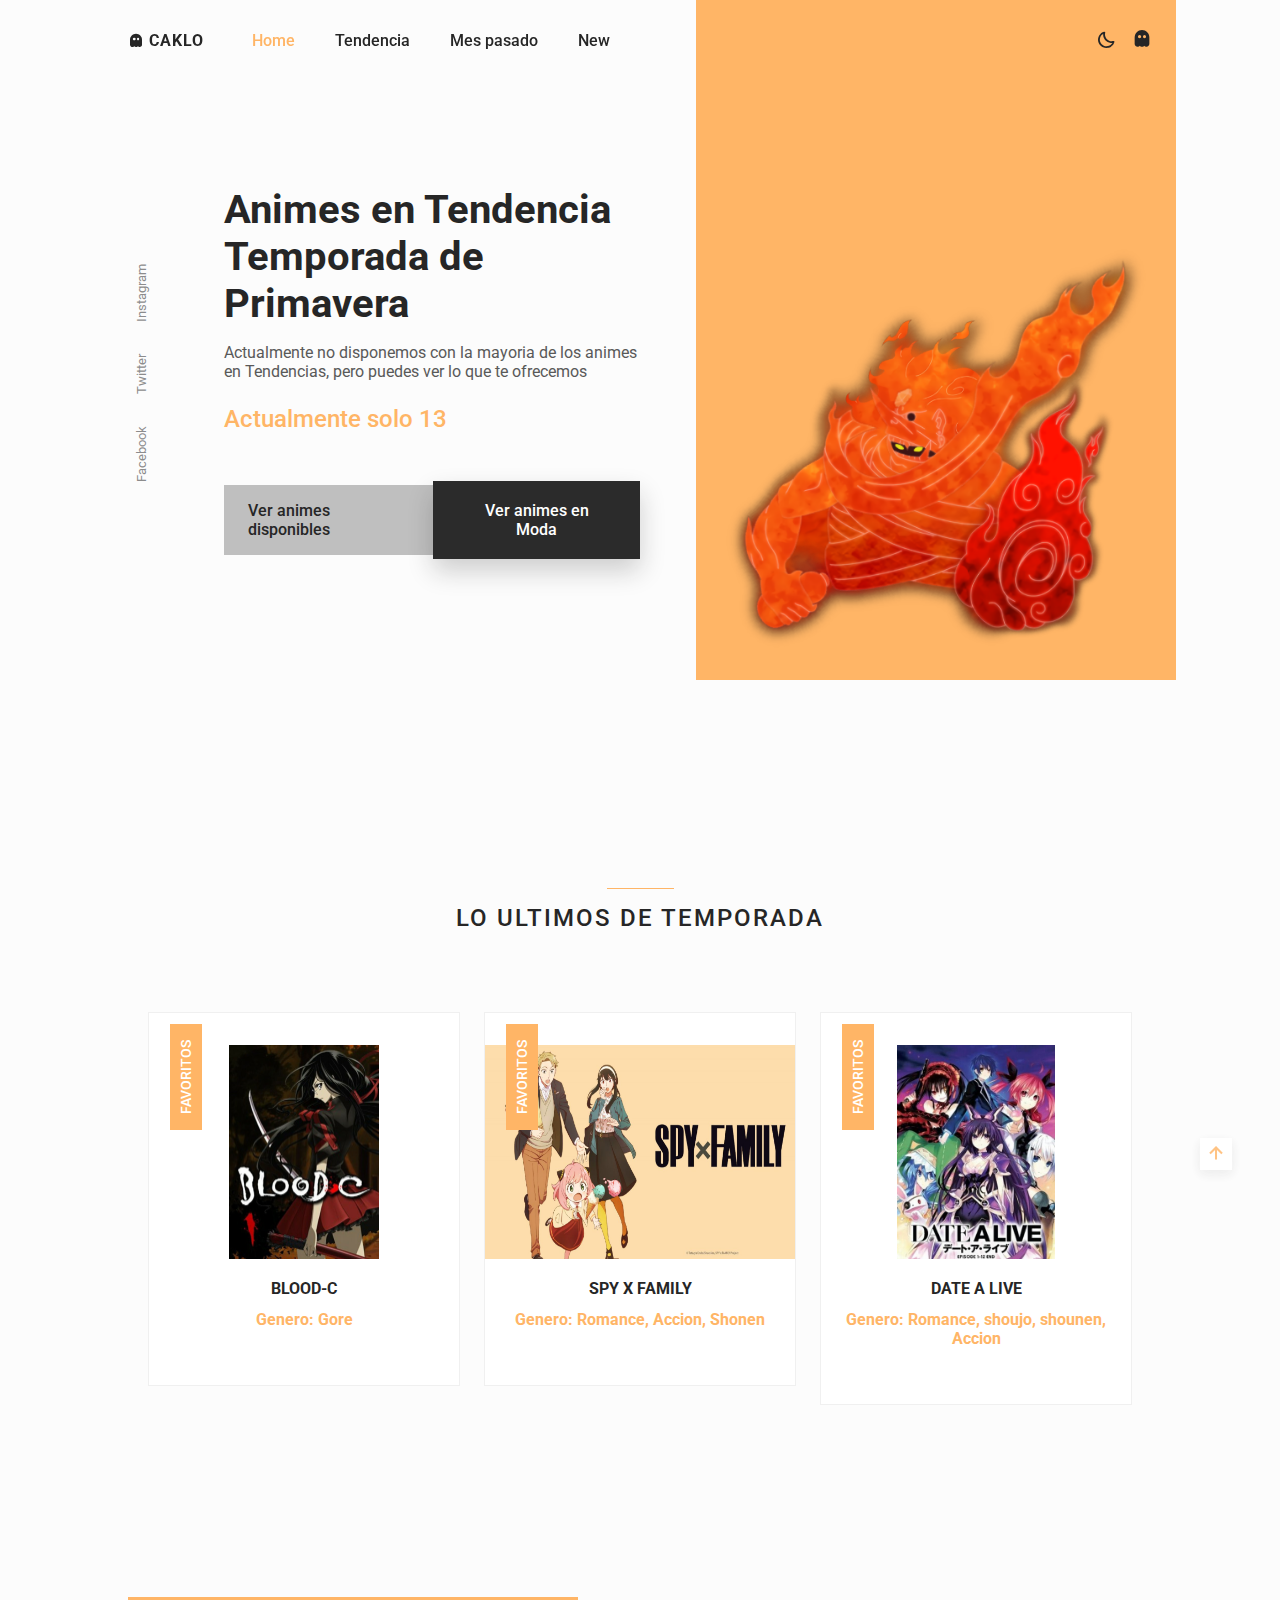
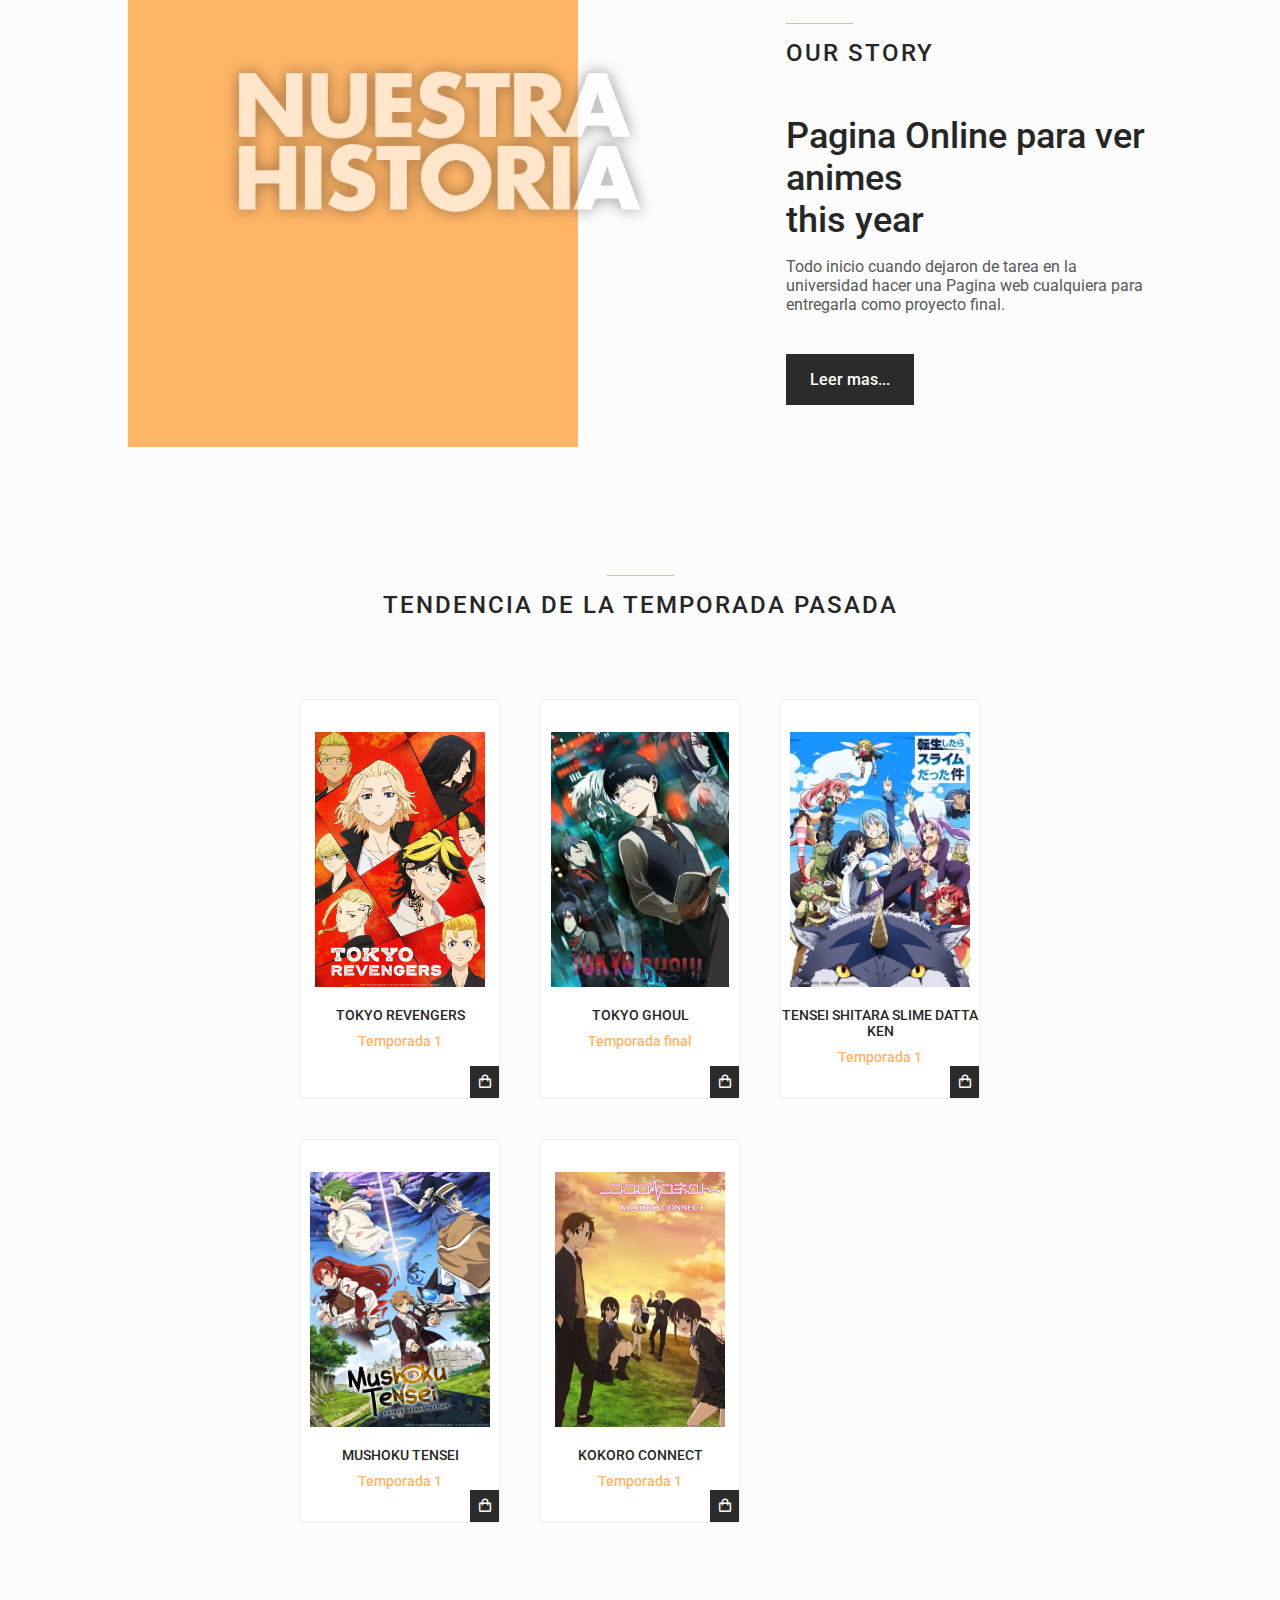
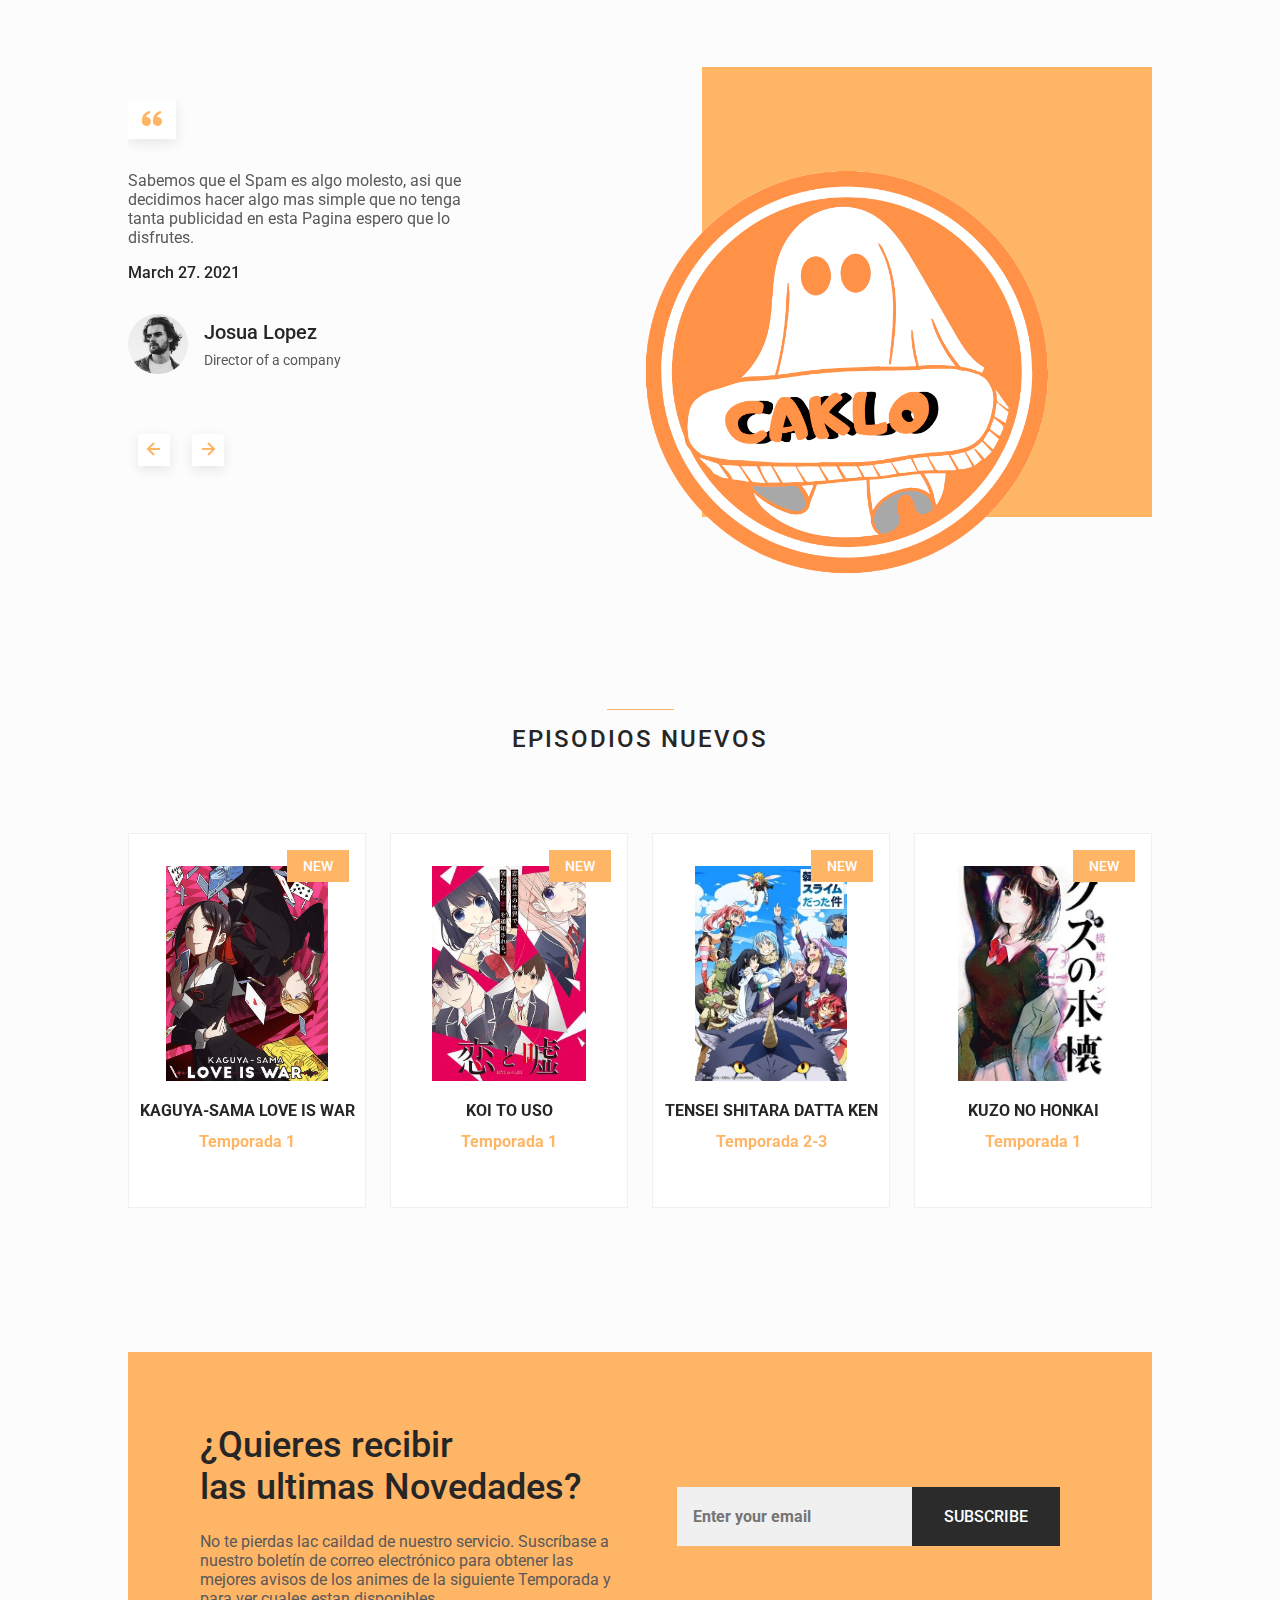
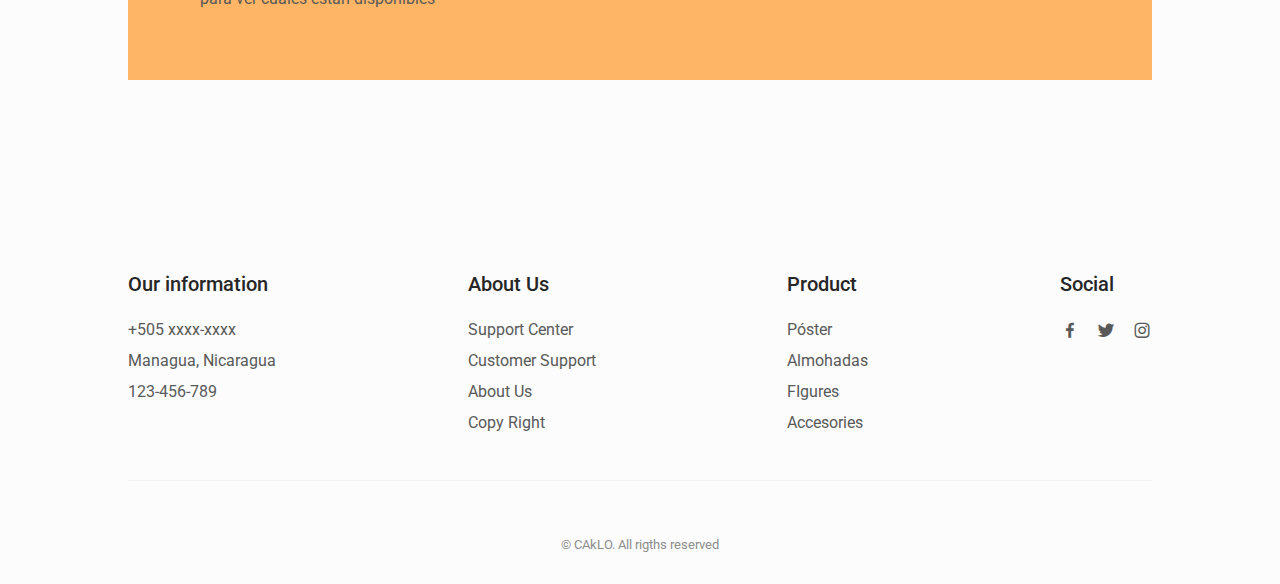
<file: index.html>
<!DOCTYPE html>
<html lang="es">

<head>
    <meta charset="UTF-8">
    <meta name="viewport" content="width=device-width, initial-scale=1.0">

    <!--=============== FAVICON ===============-->
    <link rel="shortcut icon" href="assets/img/ghost-regular-24.png" type="image/x-icon">

    <!--=============== BOXICONS ===============-->
    <link rel="stylesheet" href="https://cdn.jsdelivr.net/npm/boxicons@latest/css/boxicons.min.css">

    <!--=============== SWIPER CSS ===============-->
    <link rel="stylesheet" href="assets/css/swiper-bundle.min.css">

    <!--=============== CSS ===============-->
    <link rel="stylesheet" href="assets/css/styles.css">

    <title>CAkLO</title>
</head>

<body>
    <!--==================== HEADER ====================-->
    <header class="header" id="header">
        <nav class="nav container">
            <a href="#" class="nav__logo">
                <i class='bx bxs-ghost'></i> CAkLO
            </a>

            <div class="nav__menu" id="nav-menu">
                <ul class="nav__list">
                    <li class="nav__item">
                        <a href="#home" class="nav__link active-link">Home</a>
                    </li>
                    <li class="nav__item">
                        <a href="#featured" class="nav__link">Tendencia</a>
                    </li>
                    <li class="nav__item">
                        <a href="#products" class="nav__link">Mes pasado</a>
                    </li>
                    <li class="nav__item">
                        <a href="#new" class="nav__link">New</a>
                    </li>
                </ul>

                <div class="nav__close" id="nav-close">
                    <i class='bx bx-x'></i>
                </div>
            </div>

            <div class="nav__btns">
                <!-- Theme change button -->
                <i class='bx bx-moon change-theme' id="theme-button"></i>

                <div class="nav__shop" id="cart-shop">
                    <i class='bx bxs-ghost'></i>
                </div>

                <div class="nav__toggle" id="nav-toggle">
                    <i class='bx bx-grid-alt'></i>
                </div>
            </div>
        </nav>
    </header>

    <!--==================== CART ====================-->
    <div class="cart" id="cart">
        <i class='bx bx-x cart__close' id="cart-close"></i>

        <h2 class="cart__title-center">Fundadores</h2>

        <section class="btn-buscar" id="icon-menu">
            <form autocomplete="off">
                <div>
                    <input type="text" name="q" placeholder="Buscar">
                </div>
            </form>
        </section>

        <div class="cart__container">
            <article class="cart__card">
                <div class="cart__box">
                    <img src="assets/img/testimonial1.jpg" alt="" class="cart__img">
                </div>

                <div class="cart__details">
                    <h3 class="cart__title">Josua Lopez</h3>
                    <span class="cart__price">Desarrollador, estudiante</span>

                    <div class="cart__amount">
                        <div class="cart__amount-content">
                            <span class="cart__amount-box">
                                    <i class='bx bx-minus' ></i>
                                </span>

                            <span class="cart__amount-number">1</span>

                            <span class="cart__amount-box">
                                    <i class='bx bx-plus' ></i>
                                </span>
                        </div>

                        <i class='bx bx-trash-alt cart__amount-trash'></i>
                    </div>
                </div>
            </article>

            <article class="cart__card">
                <div class="cart__box">
                    <img src="assets/img/testimonial3.jpg" alt="" class="cart__img">
                </div>

                <div class="cart__details">
                    <h3 class="cart__title">Carlos Navas</h3>
                    <span class="cart__price">Desarrollador, estudiante</span>

                    <div class="cart__amount">
                        <div class="cart__amount-content">
                            <span class="cart__amount-box">
                                    <i class='bx bx-minus' ></i>
                                </span>

                            <span class="cart__amount-number">2</span>

                            <span class="cart__amount-box">
                                    <i class='bx bx-plus' ></i>
                                </span>
                        </div>

                        <i class='bx bx-trash-alt cart__amount-trash'></i>
                    </div>
                </div>
            </article>

            <article class="cart__card">
                <div class="cart__box">
                    <img src="assets/img/testimonial2.jpg" alt="" class="cart__img">
                </div>

                <div class="cart__details">
                    <h3 class="cart__title">Camila Salinas</h3>
                    <span class="cart__price">Desarrollador, estudiante</span>

                    <div class="cart__amount">
                        <div class="cart__amount-content">
                            <span class="cart__amount-box">
                                    <i class='bx bx-minus' ></i>
                                </span>

                            <span class="cart__amount-number">3</span>

                            <span class="cart__amount-box">
                                    <i class='bx bx-plus' ></i>
                                </span>
                        </div>

                        <i class='bx bx-trash-alt cart__amount-trash'></i>
                    </div>
                </div>

            </article>


            <article class="cart__card">
                <div class="cart__box">
                    <img src="assets/img/testimonial2.jpg" alt="" class="cart__img">
                </div>

                <div class="cart__details">
                    <h3 class="cart__title">Keren Pineda</h3>
                    <span class="cart__price">Desarrollador, estudiante</span>

                    <div class="cart__amount">
                        <div class="cart__amount-content">
                            <span class="cart__amount-box">
                                    <i class='bx bx-minus' ></i>
                                </span>

                            <span class="cart__amount-number">4</span>

                            <span class="cart__amount-box">
                                    <i class='bx bx-plus' ></i>
                                </span>
                        </div>

                        <i class='bx bx-trash-alt cart__amount-trash'></i>
                    </div>
                </div>

            </article>





        </div>

        <div class="cart__prices">
            <span class="cart__prices-item">4 Fundadores</span>
            <span class="cart__prices-total">2022</span>
        </div>


    </div>

    <!--==================== MAIN ====================-->
    <main class="main">
        <!--==================== HOME ====================-->
        <section class="home" id="home">
            <div class="home__container container grid">
                <div class="home__img-bg">
                    <img src="assets/img/itachi.png" alt="" class="home__img">
                </div>

                <div class="home__social">
                    <a href="https://www.facebook.com/" target="_blank" class="home__social-link">
                            Facebook
                        </a>
                    <a href="https://twitter.com/" target="_blank" class="home__social-link">
                            Twitter
                        </a>
                    <a href="https://www.instagram.com/" target="_blank" class="home__social-link">
                            Instagram
                        </a>
                </div>

                <div class="home__data">
                    <h1 class="home__title">Animes en Tendencia<br> Temporada de Primavera</h1>
                    <p class="home__description">
                        Actualmente no disponemos con la mayoria de los animes en Tendencias, pero puedes ver lo que te ofrecemos
                    </p>
                    <span class="home__price">Actualmente solo 13</span>

                    <div class="home__btns">
                        <a href="#" class="button button--gray button--small">
                                Ver animes disponibles
                            </a>

                        <button class="button home__button">Ver animes en Moda</button>
                    </div>
                </div>
            </div>
        </section>

        <!--==================== FEATURED ====================-->
        <section class="featured section container" id="featured">
            <h2 class="section__title">
                Lo ultimos de Temporada
            </h2>

            <div class="featured__container grid">
                <article class="featured__card">
                    <span class="featured__tag">Favoritos</span>

                    <img src="assets/img/bloodc.jpg" alt="" class="featured__img">

                    <div class="featured__data">
                        <h3 class="featured__title">Blood-C</h3>
                        <span class="featured__price">Genero: Gore</span>
                    </div>
                    <form method="get" action="../responsive-watches-website-main/playlist/index-1.html">
                        <button class="button featured__button">Ver ahora</button>
                    </form>

                </article>

                <article class="featured__card">
                    <span class="featured__tag">Favoritos</span>

                    <img src="assets/img/spyfamily.jpg" alt="" class="featured__img">

                    <div class="featured__data">
                        <h3 class="featured__title">Spy X Family</h3>
                        <span class="featured__price">Genero: Romance, Accion, Shonen</span>
                    </div>

                    <button class="button featured__button">Ver ahora</button>
                </article>

                <article class="featured__card">
                    <span class="featured__tag">Favoritos</span>

                    <img src="assets/img/datelive.jpg" alt="" class="featured__img">

                    <div class="featured__data">
                        <h3 class="featured__title">Date a Live</h3>
                        <span class="featured__price">Genero: Romance, shoujo, shounen, Accion</span>
                    </div>

                    <button class="button featured__button">Ver ahora</button>
                </article>
            </div>
        </section>

        <!--==================== STORY ====================-->
        <section class="story section container">
            <div class="story__container grid">
                <div class="story__data">
                    <h2 class="section__title story__section-title">
                        Our Story
                    </h2>

                    <h1 class="story__title">
                        Pagina Online para ver animes <br> this year
                    </h1>

                    <p class="story__description">
                        Todo inicio cuando dejaron de tarea en la universidad hacer una Pagina web cualquiera para entregarla como proyecto final.
                    </p>

                    <a href="#" class="button button--small">Leer mas...</a>
                </div>

                <div class="story__images">
                    <img src="assets/img/nuestra-historia.png" alt="" class="story__img">
                    <div class="story__square"></div>
                </div>
            </div>
        </section>

        <!--==================== PRODUCTS ====================-->
        <section class="products section container" id="products">
            <h2 class="section__title">
                Tendencia de la temporada pasada
            </h2>

            <div class="products__container grid">
                <article class="products__card">
                    <img src="assets/img/tokiorevengers.jpg" alt="" class="products__img">

                    <h3 class="products__title">Tokyo Revengers</h3>
                    <span class="products__price">Temporada 1</span>

                    <button class="products__button">
                            <i class='bx bx-shopping-bag'><a href="index-1.html"></a></i>
                        </button>
                </article>

                <article class="products__card">
                    <img src="assets/img/tokioghoul.jpg" alt="" class="products__img">

                    <h3 class="products__title">Tokyo Ghoul</h3>
                    <span class="products__price">Temporada final</span>

                    <button class="products__button">
                            <i class='bx bx-shopping-bag'></i>
                        </button>
                </article>

                <article class="products__card">
                    <img src="assets/img/products/tensei.webp" alt="" class="products__img">

                    <h3 class="products__title">Tensei Shitara Slime Datta Ken</h3>
                    <span class="products__price">Temporada 1</span>

                    <button class="products__button">
                            <i class='bx bx-shopping-bag'></i>
                        </button>
                </article>

                <article class="products__card">
                    <img src="assets/img/products/mushoku.jpg" alt="" class="products__img">

                    <h3 class="products__title">Mushoku tensei</h3>
                    <span class="products__price">Temporada 1</span>

                    <button class="products__button">
                            <i class='bx bx-shopping-bag'></i>
                        </button>
                </article>

                <article class="products__card">
                    <img src="assets/img/products/kokoro.jpg" alt="" class="products__img">

                    <h3 class="products__title">Kokoro Connect</h3>
                    <span class="products__price">Temporada 1</span>

                    <button class="products__button">
                            <i class='bx bx-shopping-bag'></i>
                        </button>
                </article>
            </div>
        </section>

        <!--==================== TESTIMONIAL ====================-->
        <section class="testimonial section container">
            <div class="testimonial__container grid">
                <div class="swiper testimonial-swiper">
                    <div class="swiper-wrapper">
                        <div class="testimonial__card swiper-slide">
                            <div class="testimonial__quote">
                                <i class='bx bxs-quote-alt-left'></i>
                            </div>
                            <p class="testimonial__description">
                                Sabemos que el Spam es algo molesto, asi que decidimos hacer algo mas simple que no tenga tanta publicidad en esta Pagina espero que lo disfrutes.
                            </p>
                            <h3 class="testimonial__date">March 27. 2021</h3>

                            <div class="testimonial__perfil">
                                <img src="assets/img/testimonial1.jpg" alt="" class="testimonial__perfil-img">

                                <div class="testimonial__perfil-data">
                                    <span class="testimonial__perfil-name">Josua Lopez</span>
                                    <span class="testimonial__perfil-detail">Director of a company</span>
                                </div>
                            </div>
                        </div>

                        <div class="testimonial__card swiper-slide">
                            <div class="testimonial__quote">
                                <i class='bx bxs-quote-alt-left'></i>
                            </div>
                            <p class="testimonial__description">
                                Sabemos que el Spam es algo molesto, asi que decidimos hacer algo mas simple que no tenga tanta publicidad en esta Pagina espero que lo disfrutes.
                            </p>
                            <h3 class="testimonial__date">March 27. 2021</h3>

                            <div class="testimonial__perfil">
                                <img src="assets/img/testimonial2.jpg" alt="" class="testimonial__perfil-img">

                                <div class="testimonial__perfil-data">
                                    <span class="testimonial__perfil-name">Camila Salinas</span>
                                    <span class="testimonial__perfil-detail">Director of a company</span>
                                </div>
                            </div>
                        </div>

                        <div class="testimonial__card swiper-slide">
                            <div class="testimonial__quote">
                                <i class='bx bxs-quote-alt-left'></i>
                            </div>
                            <p class="testimonial__description">
                                Sabemos que el Spam es algo molesto, asi que decidimos hacer algo mas simple que no tenga tanta publicidad en esta Pagina espero que lo disfrutes.
                            </p>
                            <h3 class="testimonial__date">March 27. 2021</h3>

                            <div class="testimonial__perfil">
                                <img src="assets/img/testimonial3.jpg" alt="" class="testimonial__perfil-img">

                                <div class="testimonial__perfil-data">
                                    <span class="testimonial__perfil-name">Carlos Navas</span>
                                    <span class="testimonial__perfil-detail">Director of a company</span>
                                </div>
                            </div>
                        </div>
                    </div>

                    <div class="swiper-button-next">
                        <i class='bx bx-right-arrow-alt'></i>
                    </div>
                    <div class="swiper-button-prev">
                        <i class='bx bx-left-arrow-alt'></i>
                    </div>
                </div>

                <div class="testimonial__images">
                    <div class="testimonial__square"></div>
                    <img src="assets/img/CAKLO.png" alt="" class="testimonial__img">
                </div>
            </div>
        </section>

        <!--==================== NEW ====================-->
        <section class="new section container" id="new">
            <h2 class="section__title">
                Episodios Nuevos
            </h2>

            <div class="new__container">
                <div class="swiper new-swiper">
                    <div class="swiper-wrapper">
                        <article class="new__card swiper-slide">
                            <span class="new__tag">New</span>

                            <img src="assets/img/products/kaguya.jpg" alt="" class="new__img">

                            <div class="new__data">
                                <h3 class="new__title">Kaguya-sama Love is war</h3>
                                <span class="new__price">Temporada 1</span>
                            </div>

                            <button class="button new__button">Ver ahora</button>
                        </article>

                        <article class="new__card swiper-slide">
                            <span class="new__tag">New</span>

                            <img src="assets/img/products/koitouso.jpg" alt="" class="new__img">

                            <div class="new__data">
                                <h3 class="new__title"> Koi To Uso</h3>
                                <span class="new__price">Temporada 1</span>
                            </div>

                            <button class="button new__button">Ver ahora</button>
                        </article>

                        <article class="new__card swiper-slide">
                            <span class="new__tag">New</span>

                            <img src="assets/img/products/tensei.webp" alt="" class="new__img">

                            <div class="new__data">
                                <h3 class="new__title">Tensei Shitara Datta Ken</h3>
                                <span class="new__price">Temporada 2-3</span>
                            </div>

                            <button class="button new__button">Ver ahora</button>
                        </article>

                        <article class="new__card swiper-slide">
                            <span class="new__tag">New</span>

                            <img src="assets/img/products/kuzo.jpg" alt="" class="new__img">

                            <div class="new__data">
                                <h3 class="new__title">Kuzo no Honkai</h3>
                                <span class="new__price">Temporada 1</span>
                            </div>

                            <button class="button new__button">Ver ahora</button>
                        </article>
                    </div>
                </div>
            </div>
        </section>

        <!--==================== NEWSLETTER ====================-->
        <section class="newsletter section container">
            <div class="newsletter__bg grid">
                <div>
                    <h2 class="newsletter__title">¿Quieres recibir<br>las ultimas Novedades?</h2>
                    <p class="newsletter__description">
                        No te pierdas lac caildad de nuestro servicio. Suscríbase a nuestro boletín de correo electrónico para obtener las mejores avisos de los animes de la siguiente Temporada y para ver cuales estan disponibles
                    </p>
                </div>

                <form action="" class="newsletter__subscribe">
                    <input type="email" placeholder="Enter your email" class="newsletter__input">
                    <button class="button">
                            SUBSCRIBE
                        </button>
                </form>
            </div>
        </section>
    </main>

    <div class="videospruebas">


    </div>


    <!--==================== FOOTER ====================-->
    <footer class="footer section">
        <div class="footer__container container grid">
            <div class="footer__content">
                <h3 class="footer__title">Our information</h3>

                <ul class="footer__list">
                    <li>+505 xxxx-xxxx </li>
                    <li>Managua, Nicaragua</li>
                    <li>123-456-789</li>
                </ul>
            </div>
            <div class="footer__content">
                <h3 class="footer__title">About Us</h3>

                <ul class="footer__links">
                    <li>
                        <a href="#" class="footer__link">Support Center</a>
                    </li>
                    <li>
                        <a href="#" class="footer__link">Customer Support</a>
                    </li>
                    <li>
                        <a href="#" class="footer__link">About Us</a>
                    </li>
                    <li>
                        <a href="#" class="footer__link">Copy Right</a>
                    </li>
                </ul>
            </div>

            <div class="footer__content">
                <h3 class="footer__title">Product</h3>

                <ul class="footer__links">
                    <li>
                        <a href="#" class="footer__link">Póster</a>
                    </li>
                    <li>
                        <a href="#" class="footer__link">Almohadas</a>
                    </li>
                    <li>
                        <a href="#" class="footer__link">FIgures</a>
                    </li>
                    <li>
                        <a href="#" class="footer__link">Accesories</a>
                    </li>
                </ul>
            </div>

            <div class="footer__content">
                <h3 class="footer__title">Social</h3>

                <ul class="footer__social">
                    <a href="https://www.facebook.com/" target="_blank" class="footer__social-link">
                        <i class='bx bxl-facebook'></i>
                    </a>

                    <a href="https://twitter.com/" target="_blank" class="footer__social-link">
                        <i class='bx bxl-twitter'></i>
                    </a>

                    <a href="https://www.instagram.com/" target="_blank" class="footer__social-link">
                        <i class='bx bxl-instagram'></i>
                    </a>
                </ul>
            </div>
        </div>

        <span class="footer__copy">&#169; CAkLO. All rigths reserved</span>
    </footer>

    <!--=============== SCROLL UP ===============-->
    <a href="#" class="scrollup" id="scroll-up">
        <i class='bx bx-up-arrow-alt scrollup__icon'></i>
    </a>

    <!--=============== SWIPER JS ===============-->
    <script src="assets/js/swiper-bundle.min.js"></script>

    <!--=============== MAIN JS ===============-->
    <script src="assets/js/main.js"></script>
</body>

</html>
</file>
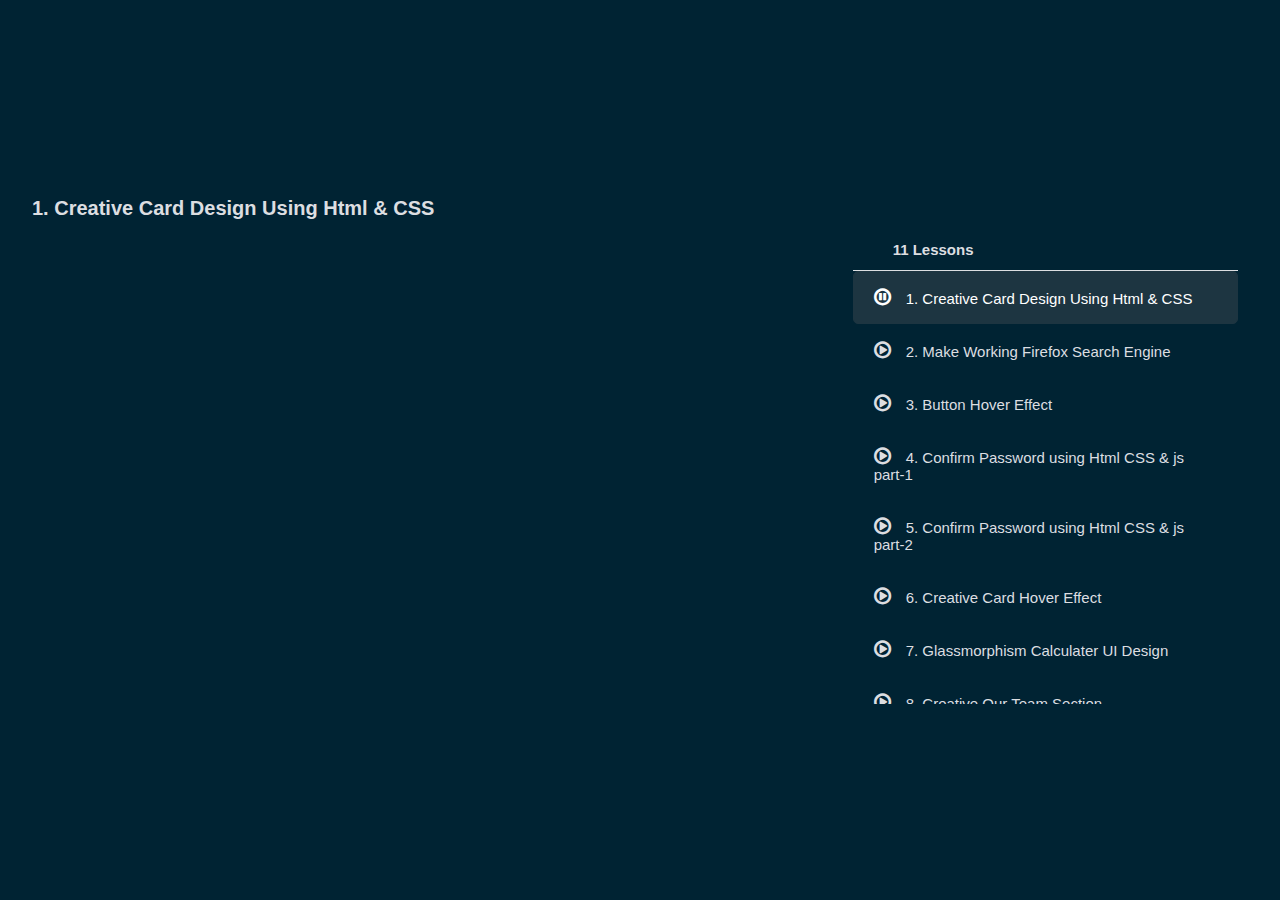
<file: playlist/index.html>
<!DOCTYPE html>
<html lang="en">

<head>
    <meta charset="UTF-8">
    <meta name="viewport" content="width=device-width, initial-scale=1.0">
    <link rel="stylesheet" href="https://stackpath.bootstrapcdn.com/font-awesome/4.7.0/css/font-awesome.min.css">
    <link rel="stylesheet" href=".///ext/style.css">

    <title>Html And CSS Video Playlist</title>
</head>

<body>
    <section>
        <h2 class="title"></h2>
        <div class="container">
            <div id="video_player">
                <iframe controls id="main-Video" src="https://mega.nz/embed/uAJACQrZ#tArCQF0IzxNieduvRFPtPstakWCL5g0q69XNjQtwXcU" frameborder="0"></iframe>
            </div>
            <div class="playlistBx">
                <div class="header">
                    <div class="row">
                        <span class="AllLessons"></span>
                    </div>
                </div>
                <ul class="playlist" id="playlist">
                </ul>
            </div>
        </div>
    </section>
    <script src=".///ext/video-list.js"></script>
    <script src=".//ext/script.js"></script>
</body>

</html>
</file>
<file: assets/css/styles.css>
/*=============== GOOGLE FONTS ===============*/
@import url("https://fonts.googleapis.com/css2?family=Roboto:wght@400;500;700&display=swap");

/*=============== VARIABLES CSS ===============*/
:root {
  --header-height: 3.5rem;

  /*========== Colors ==========*/
  --first-color: hsl(31, 100%, 70%);
  --button-color: hsl(0, 0%, 17%);
  --button-color-alt: hsl(0, 0%, 21%);
  --title-color: hsl(0, 0%, 15%);
  --text-color: hsl(0, 0%, 35%);
  --text-color-light: hsl(0, 0%, 55%);
  --body-color: hsl(0, 0%, 99%);
  --container-color: #fff;
  --border-color: hsl(0, 0%, 94%);

  /*========== Font and typography ==========*/
  --body-font: 'Roboto', sans-serif;
  --biggest-font-size: 2rem;
  --h1-font-size: 1.5rem;
  --h2-font-size: 1.25rem;
  --h3-font-size: 1rem;
  --normal-font-size: .938rem;
  --small-font-size: .813rem;
  --smaller-font-size: .75rem;

  /*========== Font weight ==========*/
  --font-medium: 500;
  --font-bold: 700;

  /*========== Margenes Bottom ==========*/
  --mb-0-5: .5rem;
  --mb-0-75: .75rem;
  --mb-1: 1rem;
  --mb-1-5: 1.5rem;
  --mb-2: 2rem;
  --mb-2-5: 2.5rem;
  --mb-3: 3rem;

  /*========== z index ==========*/
  --z-tooltip: 10;
  --z-fixed: 100;
}

@media screen and (min-width: 968px) {
  :root {
    --biggest-font-size: 2.5rem;
    --h1-font-size: 2.25rem;
    --h2-font-size: 1.5rem;
    --h3-font-size: 1.25rem;
    --normal-font-size: 1rem;
    --small-font-size: .875rem;
    --smaller-font-size: .813rem;
  }
}

/*=============== BASE ===============*/
* {
  box-sizing: border-box;
  padding: 0;
  margin: 0;
}

html {
  scroll-behavior: smooth;
}

body,
button,
input {
  font-family: var(--body-font);
  font-size: var(--normal-font-size);
}

body {
  margin: 0;
  background-color: var(--body-color);
  color: var(--text-color);
  /*For animation dark mode*/
  transition: .4s;
}

h1, h2, h3, h4 {
  color: var(--title-color);
  font-weight: var(--font-medium);
}

ul {
  list-style: none;
}

a {
  text-decoration: none;
}

img {
  max-width: 100%;
  height: auto;
}

button {
  cursor: pointer;
  border: none;
  outline: none;
}

/*=============== THEME ===============*/
/*========== Variables Dark theme ==========*/
body.dark-theme {
  --first-color: hsl(31, 76%, 74%);
  --button-color: hsl(0, 0%, 24%);
  --button-color-alt: hsl(0, 0%, 28%);
  --title-color: hsl(0, 0%, 95%);
  --text-color: hsl(0, 0%, 75%);
  --body-color: hsl(0, 0%, 12%);
  --container-color: hsl(0, 0%, 16%);
  --border-color: hsl(0, 0%, 20%);
}

/*========== Button Dark/Light ==========*/
.change-theme {
  color: var(--title-color);
  font-size: 1.25rem;
  cursor: pointer;
}

/*========== 
    Color changes in some parts of 
    the website, in dark theme 
==========*/
.dark-theme .change-theme,
.dark-theme .nav__toggle,
.dark-theme .nav__shop,
.dark-theme .button--gray {
  color: hsl(0, 0%, 15%);
}

.dark-theme .scroll-header {
  box-shadow: 0 1px 4px hsla(0, 0%, 4%, .3);
}

.scroll-header .change-theme,
.scroll-header .nav__toggle,
.scroll-header .nav__shop {
  color: var(--title-color);
}

.dark-theme::-webkit-scrollbar {
  background: hsl(0, 0%, 30%);
}

/*=============== REUSABLE CSS CLASSES ===============*/
.container {
  max-width: 1024px;
  margin-left: var(--mb-1-5);
  margin-right: var(--mb-1-5);
}

.grid {
  display: grid;
}

.main {
  overflow: hidden;
}

.section {
  padding: 6.5rem 0 1rem;
}

.section__title {
  position: relative;
  font-size: var(--h3-font-size);
  margin-bottom: var(--mb-3);
  text-transform: uppercase;
  letter-spacing: 2px;
  text-align: center;
}

.section__title::before {
  content: '';
  position: absolute;
  top: -1rem;
  left: 0;
  right: 0;
  margin: 0 auto;
  width: 67px;
  height: 1px;
  background-color: var(--first-color);
}

/*=============== HEADER & NAV ===============*/
.header {
  width: 100%;
  background: transparent;
  position: fixed;
  top: 0;
  left: 0;
  z-index: var(--z-fixed);
  /*For animation dark mode*/
  transition: .4s;
}

.nav {
  height: var(--header-height);
  display: flex;
  justify-content: space-between;
  align-items: center;
}

.nav__logo, 
.nav__toggle, 
.nav__shop, 
.nav__close {
  color: var(--title-color);
}

.nav__logo {
  text-transform: uppercase;
  font-weight: var(--font-bold);
  letter-spacing: 1px;
  display: inline-flex;
  align-items: center;
  column-gap: .25rem;
}

.nav__logo-icon {
  font-size: 1.25rem;
}

.nav__btns {
  display: flex;
  align-items: center;
  column-gap: 1rem;
}

.nav__toggle, 
.nav__shop {
  font-size: 1.25rem;
  cursor: pointer;
}

@media screen and (max-width: 767px) {
  .nav__menu {
    position: fixed;
    background-color: var(--body-color);
    top: 0;
    right: -100%;
    width: 100%;
    height: 100%;
    padding: 6rem 2rem 3.5rem;
    transition: .3s;
  }
}

.nav__list {
  display: flex;
  flex-direction: column;
  align-items: center;
  row-gap: 2rem;
}

.nav__link {
  color: var(--title-color);
  font-weight: var(--font-medium);
  text-transform: uppercase;
  font-size: var(--h2-font-size);
  transition: .3s;
}

.nav__link:hover {
  color: var(--first-color);
}

.nav__close {
  font-size: 2rem;
  position: absolute;
  top: .9rem;
  right: 1.25rem;
  cursor: pointer;
}

/* Show menu */
.show-menu {
  right: 0;
}

/* Change background header */
.scroll-header {
  background-color: var(--body-color);
  box-shadow: 0 1px 4px hsla(0, 4%, 15%, .10);
}

/* Active link */
.active-link {
  color: var(--first-color);
}

/*=============== HOME ===============*/
.home__container {
  position: relative;
  row-gap: 2.5rem;
}

.home__img {
  width: 240px;
}

.home__img-bg {
  background-color: var(--first-color);
  width: 258px;
  height: 430px;
  padding-bottom: 2rem;
  display: flex;
  justify-content: center;
  align-items: flex-end;
  justify-self: flex-end;
  transform: translateX(1.5rem);
}

.home__social {
  position: absolute;
  top: 35%;
  left: -5rem;
  transform: rotate(-90deg);
  display: flex;
  column-gap: 1rem;
}

.home__social-link {
  font-size: var(--smaller-font-size);
  color: var(--text-color-light);
  transition: .3s;
}

.home__social-link:hover {
  color: var(--title-color);
}

.home__title {
  font-size: var(--biggest-font-size);
  font-weight: var(--font-bold);
  margin-bottom: var(--mb-1);
}

.home__description {
  margin-bottom: var(--mb-1-5);
}

.home__price {
  display: inline-block;
  font-size: var(--h2-font-size);
  font-weight: var(--font-medium);
  color: var(--first-color);
  margin-bottom: var(--mb-3);
}

.home__btns {
  display: flex;
  align-items: center;
}

.home__button {
  box-shadow: 0 12px 24px hsla(0, 0%, 10%, .2);
}

/*=============== BUTTONS ===============*/
.button {
  display: inline-block;
  background-color: var(--button-color);
  color: #FFF;
  padding: 1.25rem 2rem;
  font-weight: var(--font-medium);
  transition: .3s;
}

.button:hover {
  background-color: var(--button-color-alt);
}

.button--gray {
  background-color: hsl(0, 0%, 75%);
  color: var(--title-color);
}

.button--gray:hover {
  background-color: hsl(0, 0%, 63%);
}

.button--small {
  padding: 1rem 1.5rem;
}

/*=============== FEATURED ===============*/
.featured__container {
  row-gap: 2.5rem;
}

.featured__card {
  position: relative;
  text-align: center;
  background-color: var(--container-color);
  padding-top: 2rem;
  border: 1px solid var(--border-color);
  overflow-y: hidden;
  transition: .3s;
}

.featured__tag {
  background-color: var(--first-color);
  padding: .5rem 1rem;
  color: #fff;
  text-transform: uppercase;
  font-size: var(--small-font-size);
  font-weight: var(--font-medium);
  position: absolute;
  transform: rotate(-90deg);
  left: -1rem;
  top: 3rem;
}

.featured__img {
  height: 214px;
  margin-bottom: var(--mb-1);
}

.featured__title, 
.featured__price {
  font-size: var(--h3-font-size);
  font-weight: var(--font-bold);
}

.featured__title {
  text-transform: uppercase;
  margin-bottom: var(--mb-0-75);
}

.featured__price {
  display: block;
  color: var(--first-color);
  transition: .3s;
}

.featured__button {
  font-size: var(--small-font-size);
  transform: translateY(1rem);
  opacity: 0;
}

.featured__card:hover {
  box-shadow: 0 12px 32px hsla(0, 0%, 20%, .1);
  padding: 2rem 0 3rem 0;
}

.featured__card:hover .featured__button {
  transform: translateY(0);
  opacity: 1;
}

.featured__card:hover .featured__price {
  margin-bottom: var(--mb-1-5);
}

/*=============== STORY ===============*/
.story__container {
  row-gap: 7.5rem;
}

.story__title {
  font-size: var(--h1-font-size);
  margin-bottom: var(--mb-1);
}

.story__description {
  margin-bottom: var(--mb-2-5);
}

.story__images {
  position: relative;
}

.story__img, 
.story__square {
  width: 250px;
}

.story__square {
  height: 250px;
  background-color: var(--first-color);
}

.story__img {
  position: absolute;
  left: 3rem;
  top: -3rem;
}

/*=============== PRODUCTS ===============*/
.products__container {
  grid-template-columns: repeat(2, 1fr);
  gap: 2rem;
}

.products__card {
  position: relative;
  background-color: var(--container-color);
  padding: 1.25rem 0;
  border: 1px solid var(--border-color);
  text-align: center;
  transition: .3s;
}

.products__img {
  height: 125px;
  margin-bottom: var(--mb-1);
}

.products__title, 
.products__price {
  font-size: var(--small-font-size);
  font-weight: var(--font-medium);
}

.products__title {
  text-transform: uppercase;
  margin-bottom: var(--mb-0-5);
}

.products__price {
  color: var(--first-color);
}

.products__button {
  background-color: var(--button-color);
  padding: .4rem;
  color: #fff;
  font-size: 1rem;
  position: absolute;
  right: 0;
  bottom: 0;
  transition: .3s;
}

.products__button:hover {
  background-color: var(--button-color-alt);
}

.products__card:hover {
  box-shadow: 0 8px 32px hsla(0, 0%, 10%, .1);
}

/*=============== TESTIMONIAL ===============*/
.testimonial__container {
  row-gap: 4rem;
}

.testimonial__quote {
  display: inline-flex;
  background-color: var(--container-color);
  padding: .5rem .75rem;
  font-size: 1.5rem;
  color: var(--first-color);
  box-shadow: 0 4px 12px hsla(0, 0%, 20%, .1);
  margin-bottom: var(--mb-2);
}

.testimonial__description {
  margin-bottom: var(--mb-1);
}

.testimonial__date {
  font-size: var(--normal-font-size);
  margin-bottom: var(--mb-2);
}

.testimonial__perfil {
  display: flex;
  align-items: center;
  column-gap: 1rem;
  margin-bottom: 7rem;
}

.testimonial__perfil-img {
  width: 60px;
  height: 60px;
  border-radius: 3rem;
}

.testimonial__perfil-data {
  display: flex;
  flex-direction: column;
  row-gap: .5rem;
}

.testimonial__perfil-name {
  font-size: var(--h3-font-size);
  font-weight: var(--font-medium);
  color: var(--title-color);
}

.testimonial__perfil-detail {
  font-size: var(--small-font-size);
}

.testimonial__images {
  position: relative;
}

.testimonial__img, 
.testimonial__square {
  width: 250px;
}

.testimonial__square {
  height: 250px;
  background-color: var(--first-color);
  margin-left: auto;
}

.testimonial__img {
  position: absolute;
  right: 2rem;
  top: 3rem;
}

.testimonial-swiper {
  margin-left: initial;
  margin-right: initial;
}

.swiper-button-prev:after,
.swiper-button-next:after {
  content: '';
}

/* Swiper class */
.swiper-button-next,
.swiper-button-prev {
  top: initial;
  bottom: 5%;
  width: initial;
  height: initial;
  background-color: var(--container-color);
  box-shadow: 0 4px 12px hsla(0, 0%, 20%, .1);
  padding: .25rem;
  font-size: 1.5rem;
  color: var(--first-color);
}

.swiper-button-next {
  right: initial;
  left: 4rem;
}

/*=============== NEW ===============*/
.new__card {
  position: relative;
  text-align: center;
  background-color: var(--container-color);
  padding-top: 2rem;
  border: 1px solid var(--border-color);
  overflow-y: hidden;
  transition: .3s;
}

.new__tag {
  background-color: var(--first-color);
  padding: .5rem 1rem;
  color: #fff;
  text-transform: uppercase;
  font-size: var(--small-font-size);
  font-weight: var(--font-medium);
  position: absolute;
  top: 1rem;
  right: 1rem;
  transition: .3s;
}

.new__img {
  height: 215px;
  margin-bottom: var(--mb-1);
}

.new__title, 
.new__price {
  font-size: var(--h3-font-size);
  font-weight: var(--font-bold);
}

.new__title {
  text-transform: uppercase;
  margin-bottom: var(--mb-0-75);
}

.new__price {
  display: block;
  color: var(--first-color);
  transition: .3s;
}

.new__button {
  font-size: var(--small-font-size);
  transform: translateY(1rem);
  opacity: 0;
}

.new__card:hover {
  background-color: var(--first-color);
  box-shadow: 0 12px 32px hsla(0, 0%, 20%, .1);
  padding: 2rem 0 3rem 0;
}

.new__card:hover .new__tag {
  background-color: var(--button-color);
}

.new__card:hover .new__button {
  transform: translateY(0);
  opacity: 1;
}

.new__card:hover .new__title {
  color: hsl(0, 0%, 15%);
}

.new__card:hover .new__price {
  color: hsl(0, 0%, 15%);
  margin-bottom: var(--mb-1-5);
}

/*=============== NEWSLETTER ===============*/
.newsletter__bg {
  background-color: var(--first-color);
  padding: 3rem 1.5rem;
  text-align: center;
  row-gap: 2.5rem;
}

.newsletter__title {
  font-size: var(--h1-font-size);
  color: hsl(0, 0%, 15%);
  margin-bottom: var(--mb-1-5);
}

.newsletter__description {
  color: hsl(0, 0%, 35%);
}

.newsletter__subscribe {
  display: flex;
  flex-direction: column;
  row-gap: .75rem;
}

.newsletter__input {
  border: none;
  outline: none;
  background-color: hsl(0, 0%, 94%);
  padding: 1.25rem 1rem;
  color: hsl(0, 0%, 15%);
}

/*=============== FOOTER ===============*/
.footer__container {
  row-gap: 2rem;
  border-bottom: 1px solid var(--border-color);
  padding-bottom: 3rem;
}

.footer__title {
  font-size: var(--h2-font-size);
  margin-bottom: var(--mb-1-5);
}

.footer__list, 
.footer__links {
  display: flex;
  flex-direction: column;
  row-gap: .75rem;
}

.footer__link {
  color: var(--text-color);
}

.footer__link:hover {
  color: var(--title-color);
}

.footer__social {
  display: flex;
  column-gap: 1rem;
}

.footer__social-link {
  font-size: 1.25rem;
  color: var(--text-color);
}

.footer__social-link:hover {
  color: var(--title-color);
}

.footer__copy {
  display: block;
  margin: 3.5rem 0 1rem 0;
  text-align: center;
  font-size: var(--smaller-font-size);
  color: var(--text-color-light);
}

/*=============== SCROLL UP ===============*/
.scrollup {
  position: fixed;
  right: 1rem;
  bottom: -30%;
  background-color: var(--container-color);
  box-shadow: 0 4px 12px hsla(0, 0%, 20%, .1);
  display: inline-flex;
  padding: .25rem;
  z-index: var(--z-tooltip);
  opacity: .8;
  transition: .4s;
}

.scrollup:hover {
  opacity: 1;
}

.scrollup__icon {
  font-size: 1.5rem;
  color: var(--first-color);
}

/* Show Scroll Up*/
.show-scroll {
  bottom: 3rem;
}

/*=============== SCROLL BAR ===============*/
::-webkit-scrollbar {
  width: .6rem;
  background: hsl(0, 0%, 74%);
}

::-webkit-scrollbar-thumb {
  background: hsl(0, 0%, 17%);
}

/*=============== CART ===============*/
.cart {
  position: fixed;
  background-color: var(--body-color);
  z-index: var(--z-fixed);
  width: 100%;
  height: 100%;
  top: 0;
  right: -100%;
  padding: 3.5rem 2rem;
  transition: .4s;
}

.cart__title-center {
  font-size: var(--h2-font-size);
  text-align: center;
  margin-bottom: var(--mb-3);
}

.cart__close {
  font-size: 2rem;
  color: var(--title-color);
  position: absolute;
  top: 1.25rem;
  right: .9rem;
  cursor: pointer;
}

.cart__container {
  display: grid;
  row-gap: 1.5rem;
}

.cart__card {
  display: flex;
  align-items: center;
  column-gap: 1rem;
}

.cart__box {
  background-color: var(--container-color);
  padding: .75rem 1.25rem;
  border: 1px solid var(--border-color);
}

.cart__img {
  width: 50px;
}

.cart__title {
  font-size: var(--normal-font-size);
  margin-bottom: .5rem;
}

.cart__price {
  display: block;
  font-size: var(--small-font-size);
  color: var(--first-color);
  margin-bottom: var(--mb-1-5);
}

.cart__amount,
.cart__amount-content{
  display: flex;
  align-items: center;
}

.cart__amount{
  column-gap: 3rem;
}

.cart__amount-content{
  column-gap: 1rem;
}

.cart__amount-box {
  display: inline-flex;
  padding: .25rem;
  background-color: var(--container-color);
  border: 1px solid var(--border-color);
  cursor: pointer;
}

.cart__amount-trash {
  font-size: 1.15rem;
  color: var(--first-color);
  cursor: pointer;
}

.cart__prices {
  margin-top: 6rem;
  display: flex;
  justify-content: space-between;
}

.cart__prices-item, 
.cart__prices-total {
  color: var(--title-color);
}

.cart__prices-item {
  font-size: var(--small-font-size);
}

.cart__prices-total {
  font-size: var(--h3-font-size);
  font-weight: var(--font-medium);
}

/* Show cart */
.show-cart {
  right: 0;
}

/*=============== BREAKPOINTS ===============*/
/* For small devices */
@media screen and (max-width: 320px) {
  .container {
    margin-left: var(--mb-1);
    margin-right: var(--mb-1);
  }
  .home__img-bg {
    width: 220px;
  }
  .home__title {
    font-size: var(--h1-font-size);
  }
  .home__button {
    font-size: var(--smaller-font-size);
  }

  .story__square,
  .story__img,
  .testimonial__square,
  .testimonial__img {
    width: 180px;
  }

  .story__square,
  .testimonial__square {
    height: 180px;
  }

  .products__container {
    grid-template-columns: repeat(1, 180px);
    justify-content: center;
  }
}

/* For medium devices */
@media screen and (min-width: 576px) {
  .home__img-bg {
    width: 340px;
  }

  .featured__container {
    grid-template-columns: repeat(2, 1fr);
    justify-content: center;
    align-items: flex-start;
    gap: 1.5rem;
  }

  .footer__container {
    grid-template-columns: repeat(2, 1fr);
  }
}

@media screen and (min-width: 767px) {
  .section {
    padding: 8rem 0 1rem;
  }

  .cart {
    width: 420px;
    box-shadow: -2px 0 4px hsla(0, 0%, 15%, .1);
  }

  .nav {
    height: calc(var(--header-height) + 1.5rem);
    justify-content: initial;
    column-gap: 3rem;
  }
  .nav__toggle, 
  .nav__close {
    display: none;
  }
  .nav__list {
    flex-direction: row;
    column-gap: 2.5rem;
  }
  .nav__link {
    text-transform: initial;
    font-size: var(--normal-font-size);
  }
  .nav__btns {
    margin-left: auto;
  }

  .home__container {
    padding-top: 6rem;
    grid-template-columns: 1fr max-content;
    align-items: center;
  }
  .home__img-bg {
    order: 1;
    transform: translate(1.5rem, -6rem);
  }
  .home__data {
    padding: 0 0 3rem 6rem;
  }
  .home__social {
    top: 47%;
    column-gap: 2rem;
  }

  .featured__title,
  .featured__price,
  .new__title,
  .new__price {
    font-size: var(--normal-font-size);
  }

  .story__container,
  .testimonial__container,
  .newsletter__bg {
    grid-template-columns: repeat(2, 1fr);
    align-items: center;
  }

  .story__section-title {
    text-align: initial;
  }
  .story__section-title::before {
    margin: initial;
  }
  .story__images {
    order: -1;
  }

  .products__container {
    grid-template-columns: repeat(3, 200px);
    justify-content: center;
    gap: 2.5rem;
  }
  .products__card {
    padding: 2rem 0;
  }
  .products__img {
    height: 255px;
  }

  .newsletter__bg {
    text-align: initial;
    column-gap: 2rem;
    padding: 4.5rem;
  }
  .newsletter__subscribe {
    flex-direction: row;
  }
  .newsletter__input {
    width: 100%;
  }

  .footer__container {
    grid-template-columns: repeat(4, max-content);
    justify-content: space-between;
  }
  .footer__title {
    font-size: var(--h3-font-size);
  }
}

@media screen and (min-width: 992px) {
  .section__title {
    font-size: var(--h2-font-size);
  }

  .home__container {
    column-gap: 2rem;
  }
  .home__img-bg {
    width: 480px;
    height: 680px;
  }
  .home__img {
    width: 420px;
  }
  .home__social {
    left: -6rem;
  }
  .home__data {
    padding: 0 0 8rem 6rem;
  }

  .featured__container {
    grid-template-columns: repeat(3, 312px);
    padding-top: 2rem;
  }
  
  .story__container,
  .testimonial__container {
    column-gap: 8rem;
  }

  .story__square,
  .story__img,
  .testimonial__square,
  .testimonial__img {
    width: 450px;
  }

  .story__square,
  .testimonial__square {
    height: 450px;
  }

  .products__container,
  .new__container {
    padding-top: 2rem;
  }

  .testimonial__container {
    padding-bottom: 4rem;
  }
}

/* For large devices */
@media screen and (min-width: 1024px) {
  .container {
    margin-left: auto;
    margin-right: auto;
  }
  
  .story__container,
  .testimonial__container {
    column-gap: 13rem;
  }

  .story__container {
    padding-top: 3rem;
  }
  .story__img {
    left: 5rem;
    top: -5rem;
  }

  .testimonial__img {
    right: 5rem;
    top: 5rem;
  }

  .scrollup {
    right: 3rem;
  }
}

.videospruebas{
  position: relative;
  font-size: var(--h3-font-size);
  margin-bottom: var(--mb-3);
  text-transform: uppercase;
  letter-spacing: 2px;
  text-align: center;
}


input {
	font:inherit;
}
.btn-buscar{
	min-height: 100px;
	display: flex;
	align-items: center;
}
form {
	margin: auto;
}
form > div {
	display: flex;
	background:#fff;
	padding: 9px 22px 9px 26px;
	border-radius: 30px;
	border:2px solid #cad3dc;
	box-shadow: rgba(255, 255, 255, 0.5) -8px -8px 15px,
		rgba(0, 0, 0, 0.1) 10px 10px 10px,
		rgba(255, 255, 255, 0.5) -8px -8px 15px inset,
		rgba(0, 0, 0, 0.1) 10px 10px 10px inset;
}
form input {
	border:none;
	background: transparent;
	font-weight: bold;
	padding-left: 24px;
	background-image: url(https://image.flaticon.com/icons/png/512/116/116836.png);
	background-size: 16px;
	background-repeat: no-repeat;
	width: 0px;
	transition: all 1s;
}
form input:focus {
	outline: none;
	width: 300px;
}
</file>
<file: playlist/ext/style.css>
*
{
    margin: 0;
    padding: 0;
    box-sizing: border-box;
}
body::-webkit-scrollbar
{
   width: 10px;
}
body::-webkit-scrollbar-thumb
{
   height: 80px;
   background: #375666;
   border: 8px solid transparent;
   border-radius: 12px;
}
body::-webkit-scrollbar-thumb:active
{
    background: #003349;
}
body
{
    font-family: sans-serif;
    background: #002333;
}
li
{
    list-style: none;
}
section
{
    display: flex;
    justify-content: center;
    align-items: center;
    flex-direction: column;
    padding: 2.5%;
    min-height: 100vh;
}
.title
{
    font-size: 20px;
    font-weight: 600;
    color: #dcdee1;
    text-align: left;
    width: 100%;
    margin-bottom: 10px;
}
.container
{
    position: relative;
    width: 100%;
    height: 100%;
    display: grid;
    grid-template-columns: 2fr 1fr;
    overflow: hidden;
    /* border: 2px solid red; */
}
.container #main-Video
{
    position: relative;
    width: 100%;
    height: 470px;
    overflow: hidden;
    outline: none;
}

.playlistBx
{
    position: relative;
    height: 100%;
    margin: 0 10px 0 10px;
    /* border: 2px solid green; */
}
.playlist
{
    position: absolute;
    width: 100%;
    height: calc(100% - 40px);
    overflow-y: scroll;
    border-top: 1px solid #dcdee1;
}
.playlist::-webkit-scrollbar
{
   width: 0px;
}
.playlistBx .row .AllLessons
{
   display: block;
   text-align: left;
   color: #dcdee1;
   font-size: 15px;
   font-weight: 700;
   margin-left: 40px;
   line-height: 40px;
}
.playlist li
{
   display: flex;
   justify-content: space-between;
   align-items: center;
   list-style: none;
   color: #dcdee1;
   cursor: pointer;
   border: 1px solid transparent;
   padding: 15px 20px;
   border-radius: 5px;
}
.playlist li:hover
{
    border: 0.5px solid #375666;
}
.playlist li .row span
{
    font-size: 15px;
    font-weight: 400;
    color: #dcdee1;
    text-decoration: none;
    display: inline-block;
    text-align: left;
}
.playlist li .row span::before
{
    content: '\f01d';
    font-family: FontAwesome;
    color: #dcdee1;
    margin-right: 15px;
    font-size: 20px;
}
ul li.playing .row span::before
{
    content: '\f28c';
    font-family: FontAwesome;
    color: #fff;
    margin-right: 15px;
    font-size: 20px;
}
.playlist li.playing .row span
{
   color: #fff;
}
.playlist li span.duration
{
    font-size: 15px;
    font-weight: 400;
    display: inline-block;
    color: #dcdee1;
    text-align: right;
}
.playlist li.playing
{
   pointer-events: none;
   background: #1d3541;
   border: 0.5px solid #1d3541;
}

@media(max-width: 1092px){
    section
    {
        padding: 30px 10px;
    }
    .container
    {
        width: 100%;
        display: grid;
        grid-template-columns: repeat(1,1fr);
        overflow: hidden;
    }
    .container #main-Video
    {
        height: 400px;
    }
    .playlistBx
    {
        height: 380px;
        margin-top: 10px;
    }
    .playlist
    {
        position: absolute;
        width: 100%;
        height: calc(100% - 40px);
        overflow-y: scroll;
    }
}
@media(max-width: 650px){
    #main-Video
    {
        height: 300px !important;
    }
}
@media(max-width: 500px){
    #main-Video
    {
        height: 280px !important;
    }
}
@media(max-width: 400px){
    #main-Video
    {
        height: 250px !important;
    }
}
</file>
